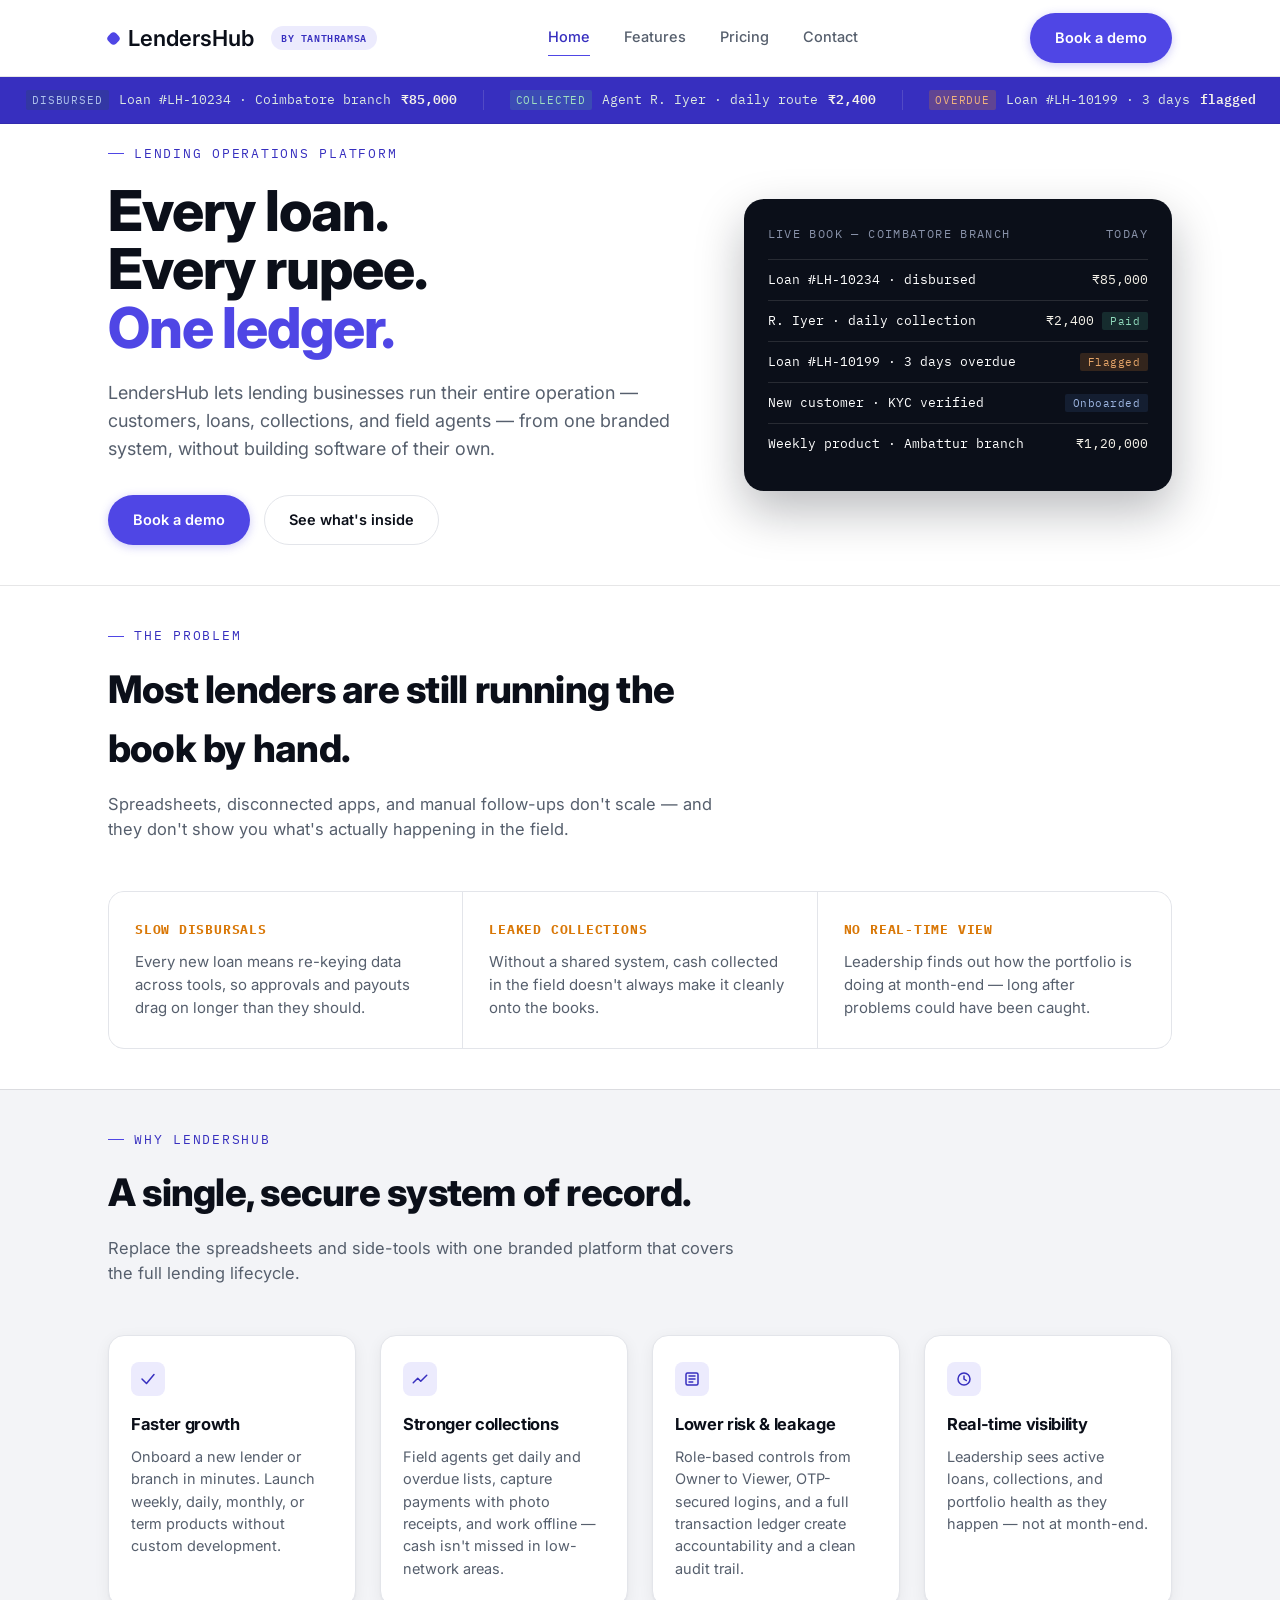
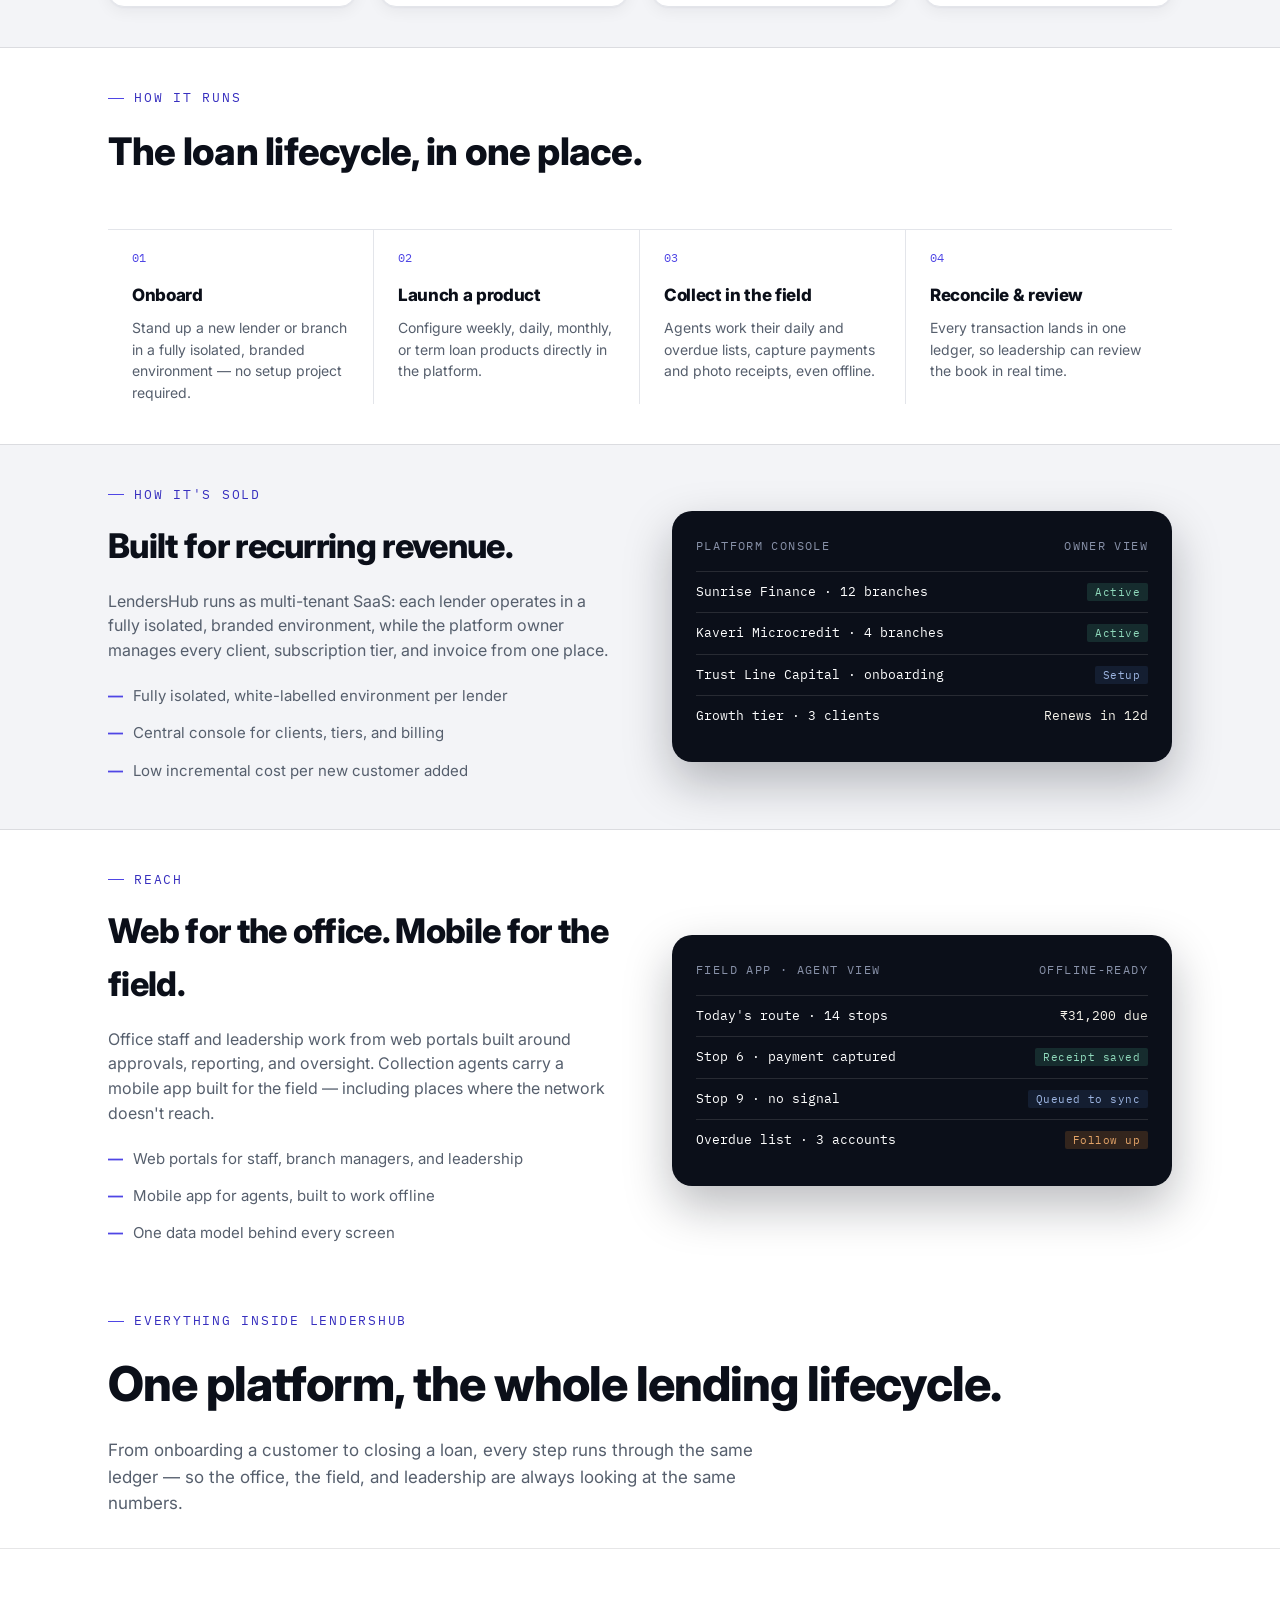
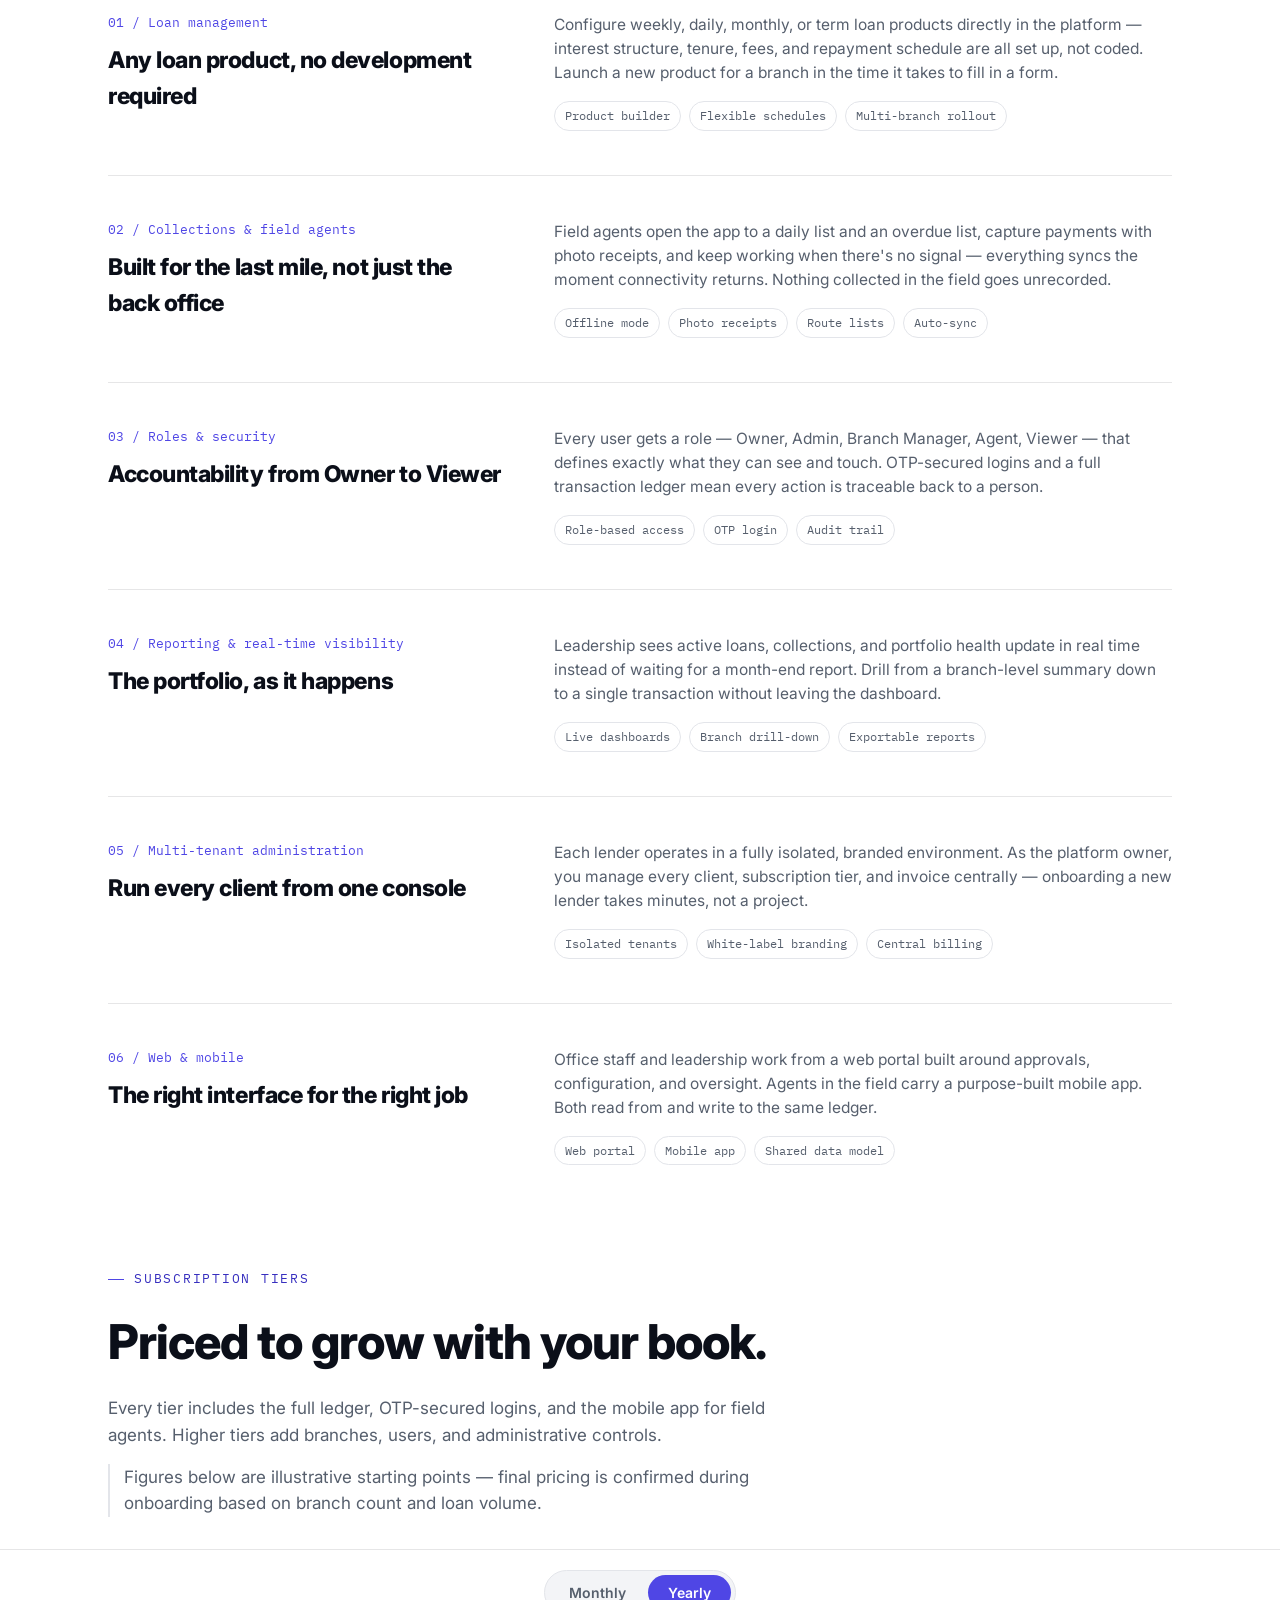
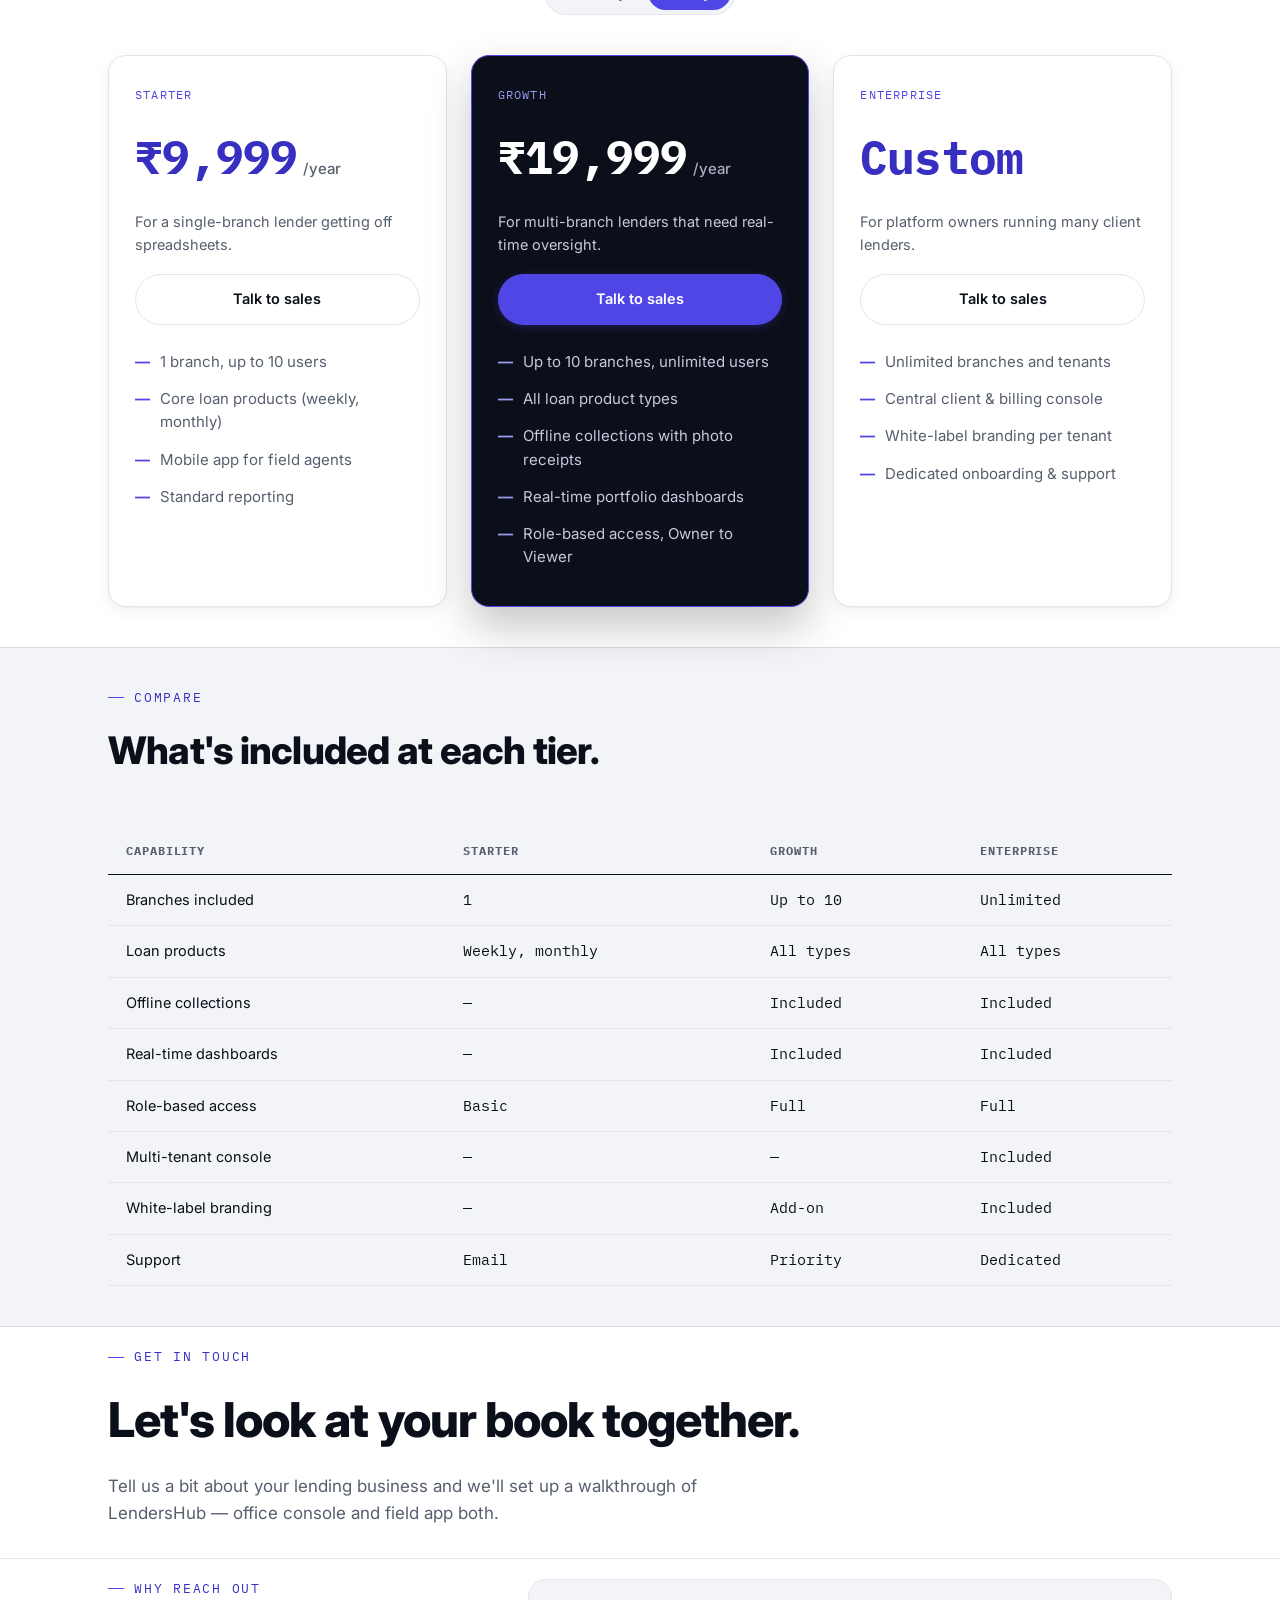
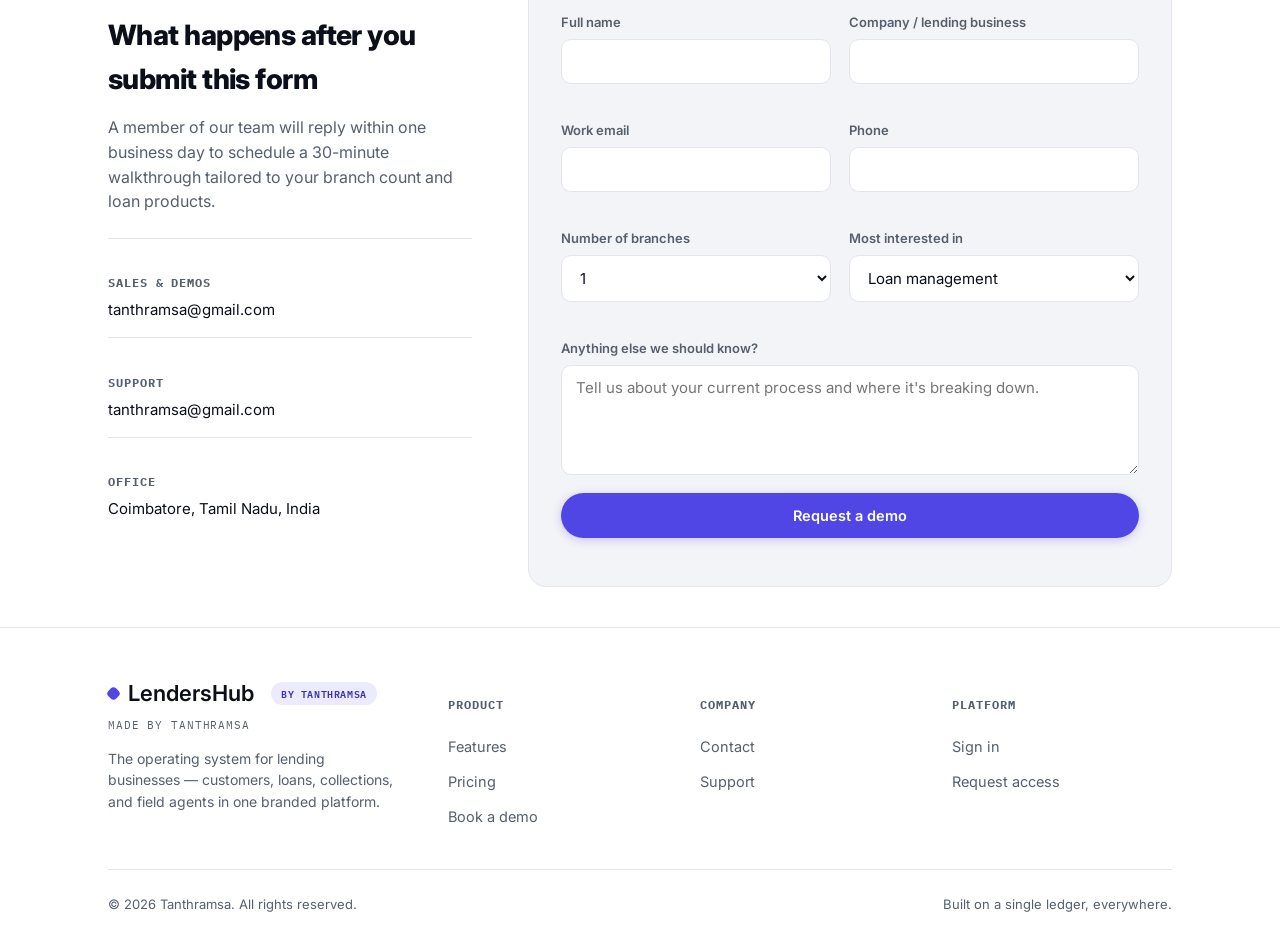
<file: index.html>
<!doctype html>
<html lang="en">
<head>
<meta charset="UTF-8">
<meta name="viewport" content="width=device-width, initial-scale=1.0">
<title>LendersHub by Tanthramsa — The operating system for lending businesses</title>
<meta name="description" content="LendersHub is a cloud platform by Tanthramsa that lets lending businesses run customers, loans, collections, and field agents from one branded system — no custom software required.">
<link rel="preconnect" href="https://fonts.googleapis.com">
<link href="https://fonts.googleapis.com/css2?family=Inter:wght@400;500;600;700;800&family=IBM+Plex+Mono:wght@400;500;600&display=swap" rel="stylesheet">
<link rel="stylesheet" href="css/style.css">
<style>
  .contact-grid{ display:grid; grid-template-columns:1fr 1.3fr; gap:56px; }
  .contact-info .eyebrow{ margin-bottom:16px; }
  .contact-info h2{ font-size:28px; margin-bottom:14px; }
  .contact-info p{ color:var(--ink-soft); margin-bottom:24px; }
  .contact-detail{ padding:16px 0; border-top:1px solid var(--rule); }
  .contact-detail h5{ font-family:var(--font-mono); font-size:11.5px; letter-spacing:.08em; text-transform:uppercase; color:var(--ink-soft); margin-bottom:6px; }
  .contact-detail p{ margin:0; color:var(--ink); font-size:15px; }
  .form-card{ background:var(--paper-2); border:1px solid var(--rule); border-radius:18px; padding:32px; }
  #formStatus{ margin-top:16px; font-size:14.5px; }
  #formStatus.success{ color:var(--vault-deep); }
  #formStatus.error{ color:var(--amber); }
  @media (max-width:920px){ .contact-grid{ grid-template-columns:1fr; } }
</style>
</head>
<body>

<nav class="site-nav">
  <div class="wrap">
    <a href="#home" class="logo"><span class="mark"></span>LendersHub<span class="by-tag">BY TANTHRAMSA</span></a>
    <div class="nav-links">
      <a href="#home" aria-current="page">Home</a>
      <a href="#features">Features</a>
      <a href="#pricing">Pricing</a>
      <a href="#contact">Contact</a>
    </div>
    <div class="nav-cta">
      <a href="#contact" class="btn btn-primary">Book a demo</a>
    </div>
    <button class="hamburger" aria-label="Menu"><span></span><span></span><span></span></button>
  </div>
</nav>

<div class="ticker" aria-hidden="true">
  <div class="ticker-track" id="tickerTrack"></div>
</div>

<header class="hero" id="home">
  <div class="wrap hero-grid">
    <div>
      <div class="eyebrow">Lending operations platform</div>
      <h1>Every loan.<br>Every rupee.<br><em>One ledger.</em></h1>
      <p class="lede">LendersHub lets lending businesses run their entire operation — customers, loans, collections, and field agents — from one branded system, without building software of their own.</p>
      <div class="hero-actions">
        <a href="#contact" class="btn btn-primary">Book a demo</a>
        <a href="#features" class="btn btn-ghost">See what's inside</a>
      </div>
    </div>
    <div class="hero-panel">
      <div class="panel-label"><span>Live book — Coimbatore branch</span><span>Today</span></div>
      <div class="panel-row"><span>Loan #LH-10234 · disbursed</span><span class="panel-amt">₹85,000</span></div>
      <div class="panel-row"><span>R. Iyer · daily collection</span><span class="panel-amt">₹2,400 <span class="status paid">Paid</span></span></div>
      <div class="panel-row"><span>Loan #LH-10199 · 3 days overdue</span><span class="panel-amt"><span class="status due">Flagged</span></span></div>
      <div class="panel-row"><span>New customer · KYC verified</span><span class="panel-amt"><span class="status new">Onboarded</span></span></div>
      <div class="panel-row"><span>Weekly product · Ambattur branch</span><span class="panel-amt">₹1,20,000</span></div>
    </div>
  </div>
</header>

<section>
  <div class="wrap">
    <div class="section-head">
      <div class="eyebrow">The problem</div>
      <h2>Most lenders are still running the book by hand.</h2>
      <p>Spreadsheets, disconnected apps, and manual follow-ups don't scale — and they don't show you what's actually happening in the field.</p>
    </div>
    <div class="old-way">
      <div>
        <h4>Slow disbursals</h4>
        <p>Every new loan means re-keying data across tools, so approvals and payouts drag on longer than they should.</p>
      </div>
      <div>
        <h4>Leaked collections</h4>
        <p>Without a shared system, cash collected in the field doesn't always make it cleanly onto the books.</p>
      </div>
      <div>
        <h4>No real-time view</h4>
        <p>Leadership finds out how the portfolio is doing at month-end — long after problems could have been caught.</p>
      </div>
    </div>
  </div>
</section>

<section class="section-alt">
  <div class="wrap">
    <div class="section-head">
      <div class="eyebrow">Why LendersHub</div>
      <h2>A single, secure system of record.</h2>
      <p>Replace the spreadsheets and side-tools with one branded platform that covers the full lending lifecycle.</p>
    </div>
    <div class="value-grid">
      <div class="value-card">
        <div class="icon">
          <svg width="18" height="18" viewBox="0 0 24 24" fill="none"><path d="M4 12l6 6L20 6" stroke="currentColor" stroke-width="2" stroke-linecap="round" stroke-linejoin="round"/></svg>
        </div>
        <h4>Faster growth</h4>
        <p>Onboard a new lender or branch in minutes. Launch weekly, daily, monthly, or term products without custom development.</p>
      </div>
      <div class="value-card">
        <div class="icon">
          <svg width="18" height="18" viewBox="0 0 24 24" fill="none"><path d="M3 17l6-6 4 4 8-8" stroke="currentColor" stroke-width="2" stroke-linecap="round" stroke-linejoin="round"/></svg>
        </div>
        <h4>Stronger collections</h4>
        <p>Field agents get daily and overdue lists, capture payments with photo receipts, and work offline — cash isn't missed in low-network areas.</p>
      </div>
      <div class="value-card">
        <div class="icon">
          <svg width="18" height="18" viewBox="0 0 24 24" fill="none"><rect x="4" y="4" width="16" height="16" rx="2" stroke="currentColor" stroke-width="2"/><path d="M8 12h8M8 8h8M8 16h5" stroke="currentColor" stroke-width="2" stroke-linecap="round"/></svg>
        </div>
        <h4>Lower risk &amp; leakage</h4>
        <p>Role-based controls from Owner to Viewer, OTP-secured logins, and a full transaction ledger create accountability and a clean audit trail.</p>
      </div>
      <div class="value-card">
        <div class="icon">
          <svg width="18" height="18" viewBox="0 0 24 24" fill="none"><circle cx="12" cy="12" r="8" stroke="currentColor" stroke-width="2"/><path d="M12 8v4l3 2" stroke="currentColor" stroke-width="2" stroke-linecap="round"/></svg>
        </div>
        <h4>Real-time visibility</h4>
        <p>Leadership sees active loans, collections, and portfolio health as they happen — not at month-end.</p>
      </div>
    </div>
  </div>
</section>

<section>
  <div class="wrap">
    <div class="section-head">
      <div class="eyebrow">How it runs</div>
      <h2>The loan lifecycle, in one place.</h2>
    </div>
  </div>
  <div class="wrap">
    <div class="process">
      <div class="process-step">
        <span class="num">01</span>
        <h4>Onboard</h4>
        <p>Stand up a new lender or branch in a fully isolated, branded environment — no setup project required.</p>
      </div>
      <div class="process-step">
        <span class="num">02</span>
        <h4>Launch a product</h4>
        <p>Configure weekly, daily, monthly, or term loan products directly in the platform.</p>
      </div>
      <div class="process-step">
        <span class="num">03</span>
        <h4>Collect in the field</h4>
        <p>Agents work their daily and overdue lists, capture payments and photo receipts, even offline.</p>
      </div>
      <div class="process-step">
        <span class="num">04</span>
        <h4>Reconcile &amp; review</h4>
        <p>Every transaction lands in one ledger, so leadership can review the book in real time.</p>
      </div>
    </div>
  </div>
</section>

<section class="section-alt">
  <div class="wrap split">
    <div class="split-copy">
      <div class="eyebrow">How it's sold</div>
      <h2>Built for recurring revenue.</h2>
      <p>LendersHub runs as multi-tenant SaaS: each lender operates in a fully isolated, branded environment, while the platform owner manages every client, subscription tier, and invoice from one place.</p>
      <ul class="checklist">
        <li>Fully isolated, white-labelled environment per lender</li>
        <li>Central console for clients, tiers, and billing</li>
        <li>Low incremental cost per new customer added</li>
      </ul>
    </div>
    <div class="hero-panel">
      <div class="panel-label"><span>Platform console</span><span>Owner view</span></div>
      <div class="panel-row"><span>Sunrise Finance · 12 branches</span><span class="panel-amt"><span class="status paid">Active</span></span></div>
      <div class="panel-row"><span>Kaveri Microcredit · 4 branches</span><span class="panel-amt"><span class="status paid">Active</span></span></div>
      <div class="panel-row"><span>Trust Line Capital · onboarding</span><span class="panel-amt"><span class="status new">Setup</span></span></div>
      <div class="panel-row"><span>Growth tier · 3 clients</span><span class="panel-amt">Renews in 12d</span></div>
    </div>
  </div>
</section>

<section>
  <div class="wrap split">
    <div class="hero-panel" style="order:2">
      <div class="panel-label"><span>Field app · Agent view</span><span>Offline-ready</span></div>
      <div class="panel-row"><span>Today's route · 14 stops</span><span class="panel-amt">₹31,200 due</span></div>
      <div class="panel-row"><span>Stop 6 · payment captured</span><span class="panel-amt"><span class="status paid">Receipt saved</span></span></div>
      <div class="panel-row"><span>Stop 9 · no signal</span><span class="panel-amt"><span class="status new">Queued to sync</span></span></div>
      <div class="panel-row"><span>Overdue list · 3 accounts</span><span class="panel-amt"><span class="status due">Follow up</span></span></div>
    </div>
    <div class="split-copy">
      <div class="eyebrow">Reach</div>
      <h2>Web for the office. Mobile for the field.</h2>
      <p>Office staff and leadership work from web portals built around approvals, reporting, and oversight. Collection agents carry a mobile app built for the field — including places where the network doesn't reach.</p>
      <ul class="checklist">
        <li>Web portals for staff, branch managers, and leadership</li>
        <li>Mobile app for agents, built to work offline</li>
        <li>One data model behind every screen</li>
      </ul>
    </div>
  </div>
</section>

<header class="page-hero" id="features">
  <div class="wrap">
    <div class="eyebrow">Everything inside LendersHub</div>
    <h2>One platform, the whole lending lifecycle.</h2>
    <p>From onboarding a customer to closing a loan, every step runs through the same ledger — so the office, the field, and leadership are always looking at the same numbers.</p>
  </div>
</header>

<section style="padding-top:20px;">
  <div class="wrap">

    <div class="feature-row">
      <div>
        <div class="idx">01 / Loan management</div>
        <h3>Any loan product, no development required</h3>
      </div>
      <div>
        <p>Configure weekly, daily, monthly, or term loan products directly in the platform — interest structure, tenure, fees, and repayment schedule are all set up, not coded. Launch a new product for a branch in the time it takes to fill in a form.</p>
        <div class="feature-tags"><span>Product builder</span><span>Flexible schedules</span><span>Multi-branch rollout</span></div>
      </div>
    </div>

    <div class="feature-row">
      <div>
        <div class="idx">02 / Collections &amp; field agents</div>
        <h3>Built for the last mile, not just the back office</h3>
      </div>
      <div>
        <p>Field agents open the app to a daily list and an overdue list, capture payments with photo receipts, and keep working when there's no signal — everything syncs the moment connectivity returns. Nothing collected in the field goes unrecorded.</p>
        <div class="feature-tags"><span>Offline mode</span><span>Photo receipts</span><span>Route lists</span><span>Auto-sync</span></div>
      </div>
    </div>

    <div class="feature-row">
      <div>
        <div class="idx">03 / Roles &amp; security</div>
        <h3>Accountability from Owner to Viewer</h3>
      </div>
      <div>
        <p>Every user gets a role — Owner, Admin, Branch Manager, Agent, Viewer — that defines exactly what they can see and touch. OTP-secured logins and a full transaction ledger mean every action is traceable back to a person.</p>
        <div class="feature-tags"><span>Role-based access</span><span>OTP login</span><span>Audit trail</span></div>
      </div>
    </div>

    <div class="feature-row">
      <div>
        <div class="idx">04 / Reporting &amp; real-time visibility</div>
        <h3>The portfolio, as it happens</h3>
      </div>
      <div>
        <p>Leadership sees active loans, collections, and portfolio health update in real time instead of waiting for a month-end report. Drill from a branch-level summary down to a single transaction without leaving the dashboard.</p>
        <div class="feature-tags"><span>Live dashboards</span><span>Branch drill-down</span><span>Exportable reports</span></div>
      </div>
    </div>

    <div class="feature-row">
      <div>
        <div class="idx">05 / Multi-tenant administration</div>
        <h3>Run every client from one console</h3>
      </div>
      <div>
        <p>Each lender operates in a fully isolated, branded environment. As the platform owner, you manage every client, subscription tier, and invoice centrally — onboarding a new lender takes minutes, not a project.</p>
        <div class="feature-tags"><span>Isolated tenants</span><span>White-label branding</span><span>Central billing</span></div>
      </div>
    </div>

    <div class="feature-row">
      <div>
        <div class="idx">06 / Web &amp; mobile</div>
        <h3>The right interface for the right job</h3>
      </div>
      <div>
        <p>Office staff and leadership work from a web portal built around approvals, configuration, and oversight. Agents in the field carry a purpose-built mobile app. Both read from and write to the same ledger.</p>
        <div class="feature-tags"><span>Web portal</span><span>Mobile app</span><span>Shared data model</span></div>
      </div>
    </div>

  </div>
</section>

<header class="page-hero" id="pricing">
  <div class="wrap">
    <div class="eyebrow">Subscription tiers</div>
    <h2>Priced to grow with your book.</h2>
    <p>Every tier includes the full ledger, OTP-secured logins, and the mobile app for field agents. Higher tiers add branches, users, and administrative controls.</p>
    <p class="note">Figures below are illustrative starting points — final pricing is confirmed during onboarding based on branch count and loan volume.</p>
  </div>
</header>

<section style="padding-top:20px;">
  <div class="wrap">
    <div class="billing-toggle" role="group" aria-label="Billing period">
      <button type="button" class="toggle-btn" data-period="monthly">Monthly</button>
      <button type="button" class="toggle-btn active" data-period="yearly">Yearly</button>
    </div>

    <div class="tier-grid">

      <div class="tier">
        <div class="tier-name">Starter</div>
        <div class="tier-price" data-monthly-amount="₹999" data-monthly-unit="/month" data-yearly-amount="₹9,999" data-yearly-unit="/year"><span class="price-amount">₹9,999</span><span class="price-unit">/year</span></div>
        <p class="tier-desc">For a single-branch lender getting off spreadsheets.</p>
        <a href="#contact" class="btn btn-ghost btn-block">Talk to sales</a>
        <ul class="checklist">
          <li>1 branch, up to 10 users</li>
          <li>Core loan products (weekly, monthly)</li>
          <li>Mobile app for field agents</li>
          <li>Standard reporting</li>
        </ul>
      </div>

      <div class="tier featured">
        <div class="tier-name">Growth</div>
        <div class="tier-price" data-monthly-amount="₹1,999" data-monthly-unit="/month" data-yearly-amount="₹19,999" data-yearly-unit="/year"><span class="price-amount">₹19,999</span><span class="price-unit">/year</span></div>
        <p class="tier-desc">For multi-branch lenders that need real-time oversight.</p>
        <a href="#contact" class="btn btn-primary btn-block">Talk to sales</a>
        <ul class="checklist">
          <li>Up to 10 branches, unlimited users</li>
          <li>All loan product types</li>
          <li>Offline collections with photo receipts</li>
          <li>Real-time portfolio dashboards</li>
          <li>Role-based access, Owner to Viewer</li>
        </ul>
      </div>

      <div class="tier">
        <div class="tier-name">Enterprise</div>
        <div class="tier-price" data-monthly-amount="Custom" data-monthly-unit="" data-yearly-amount="Custom" data-yearly-unit=""><span class="price-amount">Custom</span><span class="price-unit"></span></div>
        <p class="tier-desc">For platform owners running many client lenders.</p>
        <a href="#contact" class="btn btn-ghost btn-block">Talk to sales</a>
        <ul class="checklist">
          <li>Unlimited branches and tenants</li>
          <li>Central client &amp; billing console</li>
          <li>White-label branding per tenant</li>
          <li>Dedicated onboarding &amp; support</li>
        </ul>
      </div>

    </div>
  </div>
</section>

<section class="section-alt">
  <div class="wrap">
    <div class="section-head">
      <div class="eyebrow">Compare</div>
      <h2>What's included at each tier.</h2>
    </div>
    <table class="ledger-table">
      <thead>
        <tr>
          <th>Capability</th>
          <th class="num">Starter</th>
          <th class="num">Growth</th>
          <th class="num">Enterprise</th>
        </tr>
      </thead>
      <tbody>
        <tr><td>Branches included</td><td class="num">1</td><td class="num">Up to 10</td><td class="num">Unlimited</td></tr>
        <tr><td>Loan products</td><td class="num">Weekly, monthly</td><td class="num">All types</td><td class="num">All types</td></tr>
        <tr><td>Offline collections</td><td class="num">—</td><td class="num">Included</td><td class="num">Included</td></tr>
        <tr><td>Real-time dashboards</td><td class="num">—</td><td class="num">Included</td><td class="num">Included</td></tr>
        <tr><td>Role-based access</td><td class="num">Basic</td><td class="num">Full</td><td class="num">Full</td></tr>
        <tr><td>Multi-tenant console</td><td class="num">—</td><td class="num">—</td><td class="num">Included</td></tr>
        <tr><td>White-label branding</td><td class="num">—</td><td class="num">Add-on</td><td class="num">Included</td></tr>
        <tr><td>Support</td><td class="num">Email</td><td class="num">Priority</td><td class="num">Dedicated</td></tr>
      </tbody>
    </table>
  </div>
</section>

<header class="page-hero" id="contact">
  <div class="wrap">
    <div class="eyebrow">Get in touch</div>
    <h2>Let's look at your book together.</h2>
    <p>Tell us a bit about your lending business and we'll set up a walkthrough of LendersHub — office console and field app both.</p>
  </div>
</header>

<section style="padding-top:20px;">
  <div class="wrap contact-grid">

    <div class="contact-info">
      <div class="eyebrow">Why reach out</div>
      <h2>What happens after you submit this form</h2>
      <p>A member of our team will reply within one business day to schedule a 30-minute walkthrough tailored to your branch count and loan products.</p>

      <div class="contact-detail">
        <h5>Sales &amp; demos</h5>
        <p>tanthramsa@gmail.com</p>
      </div>
      <div class="contact-detail">
        <h5>Support</h5>
        <p>tanthramsa@gmail.com</p>
      </div>
      <div class="contact-detail">
        <h5>Office</h5>
        <p>Coimbatore, Tamil Nadu, India</p>
      </div>
    </div>

    <div class="form-card">
      <form id="leadForm">
        <div class="form-grid">
          <div class="field">
            <label for="name">Full name</label>
            <input id="name" name="name" type="text" required autocomplete="name">
          </div>
          <div class="field">
            <label for="company">Company / lending business</label>
            <input id="company" name="company" type="text" required autocomplete="organization">
          </div>
          <div class="field">
            <label for="email">Work email</label>
            <input id="email" name="email" type="email" required autocomplete="email">
          </div>
          <div class="field">
            <label for="phone">Phone</label>
            <input id="phone" name="phone" type="tel" autocomplete="tel">
          </div>
          <div class="field">
            <label for="branches">Number of branches</label>
            <select id="branches" name="branches">
              <option>1</option>
              <option>2–5</option>
              <option>6–10</option>
              <option>10+</option>
            </select>
          </div>
          <div class="field">
            <label for="interest">Most interested in</label>
            <select id="interest" name="interest">
              <option>Loan management</option>
              <option>Collections &amp; field agents</option>
              <option>Multi-tenant / platform ownership</option>
              <option>Reporting &amp; audit</option>
            </select>
          </div>
          <div class="field full">
            <label for="message">Anything else we should know?</label>
            <textarea id="message" name="message" placeholder="Tell us about your current process and where it's breaking down."></textarea>
          </div>
        </div>
        <button type="submit" class="btn btn-primary btn-block">Request a demo</button>
        <p id="formStatus" role="status"></p>
      </form>
    </div>

  </div>
</section>

<footer>
  <div class="wrap">
    <div class="footer-grid">
      <div>
        <a href="#home" class="logo"><span class="mark"></span>LendersHub<span class="by-tag">BY TANTHRAMSA</span></a>
        <p class="footer-by">Made by Tanthramsa</p>
        <p style="margin-top:14px; color:var(--ink-soft); font-size:14px; max-width:32ch;">The operating system for lending businesses — customers, loans, collections, and field agents in one branded platform.</p>
      </div>
      <div>
        <h5>Product</h5>
        <ul>
          <li><a href="#features">Features</a></li>
          <li><a href="#pricing">Pricing</a></li>
          <li><a href="#contact">Book a demo</a></li>
        </ul>
      </div>
      <div>
        <h5>Company</h5>
        <ul>
          <li><a href="#contact">Contact</a></li>
          <li><a href="#contact">Support</a></li>
        </ul>
      </div>
      <div>
        <h5>Platform</h5>
        <ul>
          <li><a href="https://app.yourdomain.com">Sign in</a></li>
          <li><a href="#contact">Request access</a></li>
        </ul>
      </div>
    </div>
    <div class="footer-bottom">
      <span>© <span id="year"></span> Tanthramsa. All rights reserved.</span>
      <span>Built on a single ledger, everywhere.</span>
    </div>
  </div>
</footer>

<script src="js/main.js"></script>
<script>
  // Lead form submission.
  // Wired to Formspree by default — replace YOUR_FORM_ID with your own
  // (create a free form at https://formspree.io) to receive submissions by email.
  // See README.md for alternatives (Vercel serverless function, etc).
  const FORM_ENDPOINT = "https://formspree.io/f/YOUR_FORM_ID";

  const form = document.getElementById('leadForm');
  const status = document.getElementById('formStatus');

  form.addEventListener('submit', async (e) => {
    e.preventDefault();
    status.textContent = "Sending...";
    status.className = "";

    if (FORM_ENDPOINT.includes("YOUR_FORM_ID")) {
      status.textContent = "Form isn't connected yet — see README.md to add your Formspree ID.";
      status.className = "error";
      return;
    }

    try {
      const res = await fetch(FORM_ENDPOINT, {
        method: "POST",
        headers: { "Accept": "application/json" },
        body: new FormData(form)
      });
      if (res.ok) {
        form.reset();
        status.textContent = "Thanks — we'll be in touch within one business day.";
        status.className = "success";
      } else {
        status.textContent = "Something went wrong. Please email tanthramsa@gmail.com directly.";
        status.className = "error";
      }
    } catch (err) {
      status.textContent = "Something went wrong. Please email tanthramsa@gmail.com directly.";
      status.className = "error";
    }
  });
</script>
</body>
</html>
</file>
<file: css/style.css>
/* ==========================================================================
   LendersHub — Design tokens
   Palette: modern fintech — indigo accent on near-white, dark navy panels.
   Display & body: Inter (single grotesk family, heavier weights for headlines)
   Data/mono: IBM Plex Mono — numbers and transaction rows read like a ledger
   ========================================================================== */

:root{
  --ink:        #0B0F19;   /* near-black navy */
  --ink-soft:   #565F6D;
  --paper:      #FFFFFF;   /* page background */
  --paper-2:    #F3F4F7;   /* recessed panel (cards, table stripes) */
  --vault:      #4F46E5;   /* primary — indigo accent */
  --vault-deep: #372FBF;
  --vault-100:  #ECEBFD;
  --amber:      #D97706;   /* overdue / attention accent, used sparingly */
  --slate:      #2563EB;   /* secondary data accent */
  --rule:       #E3E5EA;   /* hairline rule on paper */
  --rule-dark:  rgba(11,15,25,0.10);
  --shadow:     0 1px 2px rgba(16,24,40,0.04), 0 4px 16px rgba(16,24,40,0.06);

  --font-display: 'Inter', -apple-system, BlinkMacSystemFont, sans-serif;
  --font-body:    'Inter', -apple-system, BlinkMacSystemFont, sans-serif;
  --font-mono:    'IBM Plex Mono', ui-monospace, monospace;

  --container: 1120px;
}

*, *::before, *::after{ box-sizing:border-box; }
html{ scroll-behavior:smooth; }
body{
  margin:0;
  background:var(--paper);
  color:var(--ink);
  font-family:var(--font-body);
  font-size:16px;
  line-height:1.55;
  -webkit-font-smoothing:antialiased;
}
img{ max-width:100%; display:block; }
a{ color:inherit; text-decoration:none; }
h1,h2,h3,h4{ font-family:var(--font-display); margin:0; font-weight:800; letter-spacing:-0.02em; }
p{ margin:0; }
ul{ margin:0; padding:0; list-style:none; }
button{ font-family:inherit; cursor:pointer; }

:focus-visible{
  outline:2px solid var(--vault);
  outline-offset:3px;
}

.wrap{
  max-width:var(--container);
  margin:0 auto;
  padding:0 28px;
}

.eyebrow{
  font-family:var(--font-mono);
  font-size:12.5px;
  letter-spacing:0.14em;
  text-transform:uppercase;
  color:var(--vault-deep);
  display:flex;
  align-items:center;
  gap:10px;
}
.eyebrow::before{
  content:"";
  width:16px;
  height:1px;
  background:var(--vault);
  display:inline-block;
}

/* ---------- Nav ---------- */
.site-nav{
  position:sticky;
  top:0;
  z-index:50;
  background:rgba(255,255,255,0.85);
  backdrop-filter:blur(8px);
  border-bottom:1px solid var(--rule-dark);
}
.site-nav .wrap{
  display:flex;
  align-items:center;
  justify-content:space-between;
  height:76px;
}
.logo{
  font-family:var(--font-display);
  font-weight:600;
  font-size:22px;
  color:var(--ink);
  display:flex;
  align-items:center;
  gap:9px;
}
.logo .mark{
  width:11px;height:11px;
  background:var(--vault);
  display:inline-block;
  border-radius:4px;
  transform:rotate(45deg);
}
.by-tag{
  font-family:var(--font-mono);
  font-size:10px;
  font-weight:600;
  letter-spacing:.06em;
  text-transform:uppercase;
  color:var(--vault-deep);
  background:var(--vault-100);
  padding:4px 10px;
  border-radius:999px;
  margin-left:8px;
}
@media (max-width:480px){ .by-tag{ display:none; } }
.nav-links{
  display:flex;
  align-items:center;
  gap:34px;
  font-size:14.5px;
  font-weight:500;
}
.nav-links a{
  color:var(--ink-soft);
  padding:6px 0;
  border-bottom:1px solid transparent;
  transition:color .15s ease, border-color .15s ease;
}
.nav-links a:hover, .nav-links a[aria-current="page"]{
  color:var(--vault-deep);
  border-color:var(--vault);
}
.nav-cta{ display:flex; align-items:center; gap:18px; }
.hamburger{ display:none; background:none; border:0; padding:8px; }
.hamburger span{ display:block; width:22px; height:2px; background:var(--ink); margin:5px 0; }

/* ---------- Buttons ---------- */
.btn{
  display:inline-flex;
  align-items:center;
  justify-content:center;
  gap:8px;
  font-size:14.5px;
  font-weight:600;
  padding:13px 24px;
  border-radius:999px;
  border:1px solid transparent;
  transition:transform .12s ease, background .15s ease, border-color .15s ease, color .15s ease, box-shadow .15s ease;
  white-space:nowrap;
}
.btn:active{ transform:translateY(1px); }
.btn-primary{ background:var(--vault); color:#fff; box-shadow:0 2px 10px rgba(79,70,229,0.28); }
.btn-primary:hover{ background:var(--vault-deep); }
.btn-ghost{ border-color:var(--rule); color:var(--ink); background:transparent; }
.btn-ghost:hover{ border-color:var(--vault); color:var(--vault-deep); }
.btn-block{ width:100%; }

/* ---------- Hero ---------- */
.hero{
  padding:20px 0 40px;
  border-bottom:1px solid var(--rule-dark);
  scroll-margin-top:76px;
}
.hero-grid{
  display:grid;
  grid-template-columns:1.15fr 0.85fr;
  gap:56px;
  align-items:center;
}
.hero h1{
  font-size:clamp(38px, 4.4vw, 60px);
  line-height:1.04;
  margin:18px 0 22px;
  color:var(--ink);
}
.hero h1 em{
  font-style:normal;
  color:var(--vault);
}
.hero p.lede{
  font-size:18px;
  color:var(--ink-soft);
  max-width:52ch;
  margin-bottom:32px;
}
.hero-actions{ display:flex; gap:14px; flex-wrap:wrap; }

.hero-panel{
  background:var(--ink);
  color:var(--paper);
  border-radius:20px;
  padding:26px 24px;
  position:relative;
  box-shadow:0 20px 48px rgba(11,15,25,0.28);
}
.hero-panel .panel-label{
  font-family:var(--font-mono);
  font-size:11.5px;
  letter-spacing:.12em;
  text-transform:uppercase;
  color:#8891A8;
  display:flex;
  justify-content:space-between;
  margin-bottom:16px;
}
.panel-row{
  display:flex;
  justify-content:space-between;
  align-items:baseline;
  padding:10px 0;
  border-top:1px solid rgba(246,243,234,0.12);
  font-family:var(--font-mono);
  font-size:13px;
}
.panel-row:first-of-type{ border-top:none; }
.panel-row .status{
  padding:2px 8px;
  border-radius:2px;
  font-size:11px;
  letter-spacing:.04em;
}
.status.paid{ background:rgba(76,175,140,0.18); color:#8FD9BB; }
.status.due{ background:rgba(193,115,44,0.22); color:#E4A468; }
.status.new{ background:rgba(43,69,112,0.28); color:#9CB4E0; }
.panel-amt{ color:#F6F3EA; }

/* ---------- Ledger ticker (signature element) ---------- */
.ticker{
  background:var(--vault-deep);
  border-bottom:1px solid var(--rule-dark);
  overflow:hidden;
  padding:13px 0;
}
.ticker-track{
  display:flex;
  width:max-content;
  animation:ticker-scroll 38s linear infinite;
  gap:0;
}
@media (prefers-reduced-motion: reduce){
  .ticker-track{ animation:none; overflow-x:auto; }
}
.ticker-item{
  font-family:var(--font-mono);
  font-size:12.5px;
  color:#DCE9E2;
  white-space:nowrap;
  padding:0 26px;
  display:flex;
  align-items:center;
  gap:10px;
  border-right:1px solid rgba(246,243,234,0.14);
}
.ticker-item b{ color:#F6F3EA; font-weight:600; }
.ticker-item .tag{
  font-size:10.5px;
  letter-spacing:.08em;
  padding:2px 6px;
  border-radius:2px;
}
.tag.disbursed{ background:rgba(43,69,112,0.35); color:#AEC2EC; }
.tag.collected{ background:rgba(76,175,140,0.22); color:#9FE0C0; }
.tag.overdue{ background:rgba(193,115,44,0.3); color:#F0B27E; }

@keyframes ticker-scroll{
  from{ transform:translateX(0); }
  to{ transform:translateX(-50%); }
}

/* ---------- Sections ---------- */
section{ padding:40px 0; }
.section-head{ max-width:640px; margin-bottom:48px; }
.section-head h2{ font-size:clamp(28px,3vw,38px); margin-top:14px; }
.section-head p{ color:var(--ink-soft); margin-top:14px; font-size:16.5px; }

.section-alt{ background:var(--paper-2); border-top:1px solid var(--rule-dark); border-bottom:1px solid var(--rule-dark); }

/* Problem / old-way cards */
.old-way{
  display:grid;
  grid-template-columns:repeat(3,1fr);
  gap:1px;
  background:var(--rule);
  border:1px solid var(--rule);
  border-radius:16px;
  overflow:hidden;
}
.old-way > div{
  background:var(--paper);
  padding:28px 26px;
}
.old-way h4{
  font-family:var(--font-mono);
  font-size:13px;
  color:var(--amber);
  text-transform:uppercase;
  letter-spacing:.06em;
  margin-bottom:10px;
}
.old-way p{ color:var(--ink-soft); font-size:15px; }

/* Value grid */
.value-grid{
  display:grid;
  grid-template-columns:repeat(4,1fr);
  gap:24px;
}
.value-card{
  border:1px solid var(--rule);
  border-radius:16px;
  padding:26px 22px;
  background:var(--paper);
  box-shadow:var(--shadow);
  transition:border-color .15s ease, transform .15s ease, box-shadow .15s ease;
}
.value-card:hover{ border-color:var(--vault); transform:translateY(-2px); box-shadow:0 12px 28px rgba(16,24,40,0.10); }
.value-card .icon{
  width:34px;height:34px;
  border-radius:8px;
  background:var(--vault-100);
  display:flex;align-items:center;justify-content:center;
  margin-bottom:16px;
  color:var(--vault-deep);
}
.value-card h4{ font-family:var(--font-body); font-size:16.5px; font-weight:700; margin-bottom:8px; }
.value-card p{ font-size:14.5px; color:var(--ink-soft); }

/* Process (legitimate sequence — loan lifecycle) */
.process{
  display:grid;
  grid-template-columns:repeat(4,1fr);
  gap:0;
  border-top:1px solid var(--rule);
}
.process-step{
  padding:28px 24px 0;
  border-right:1px solid var(--rule);
  position:relative;
}
.process-step:last-child{ border-right:none; }
.process-step .num{
  font-family:var(--font-mono);
  font-size:12px;
  color:var(--vault);
  position:relative;
  top:-14px;
  background:var(--paper);
  display:inline-block;
  padding-right:8px;
}
.process-step h4{ font-size:17px; margin-bottom:8px; }
.process-step p{ font-size:14px; color:var(--ink-soft); }

/* Split / reach */
.split{
  display:grid;
  grid-template-columns:1fr 1fr;
  gap:64px;
  align-items:center;
}
.split-copy .eyebrow{ margin-bottom:16px; }
.split-copy h2{ font-size:clamp(26px,3vw,34px); margin-bottom:16px; }
.split-copy p{ color:var(--ink-soft); font-size:16px; margin-bottom:14px; }
.checklist li{
  display:flex; gap:10px; align-items:flex-start;
  font-size:15px; color:var(--ink-soft); padding:7px 0;
}
.checklist li::before{
  content:"—";
  color:var(--vault);
  font-weight:700;
}

/* Table (pricing / comparison) */
.ledger-table{
  width:100%;
  border-collapse:collapse;
  font-size:14.5px;
}
.ledger-table th, .ledger-table td{
  padding:14px 18px;
  border-bottom:1px solid var(--rule);
  text-align:left;
}
.ledger-table thead th{
  font-family:var(--font-mono);
  font-size:11.5px;
  letter-spacing:.08em;
  text-transform:uppercase;
  color:var(--ink-soft);
  border-bottom:1px solid var(--ink);
}
.ledger-table tbody tr:nth-child(odd){ background:var(--paper-2); }
.ledger-table td.num, .ledger-table th.num{ font-family:var(--font-mono); }

/* Billing period toggle */
.billing-toggle{
  display:flex;
  width:max-content;
  margin:0 auto 40px;
  padding:4px;
  background:var(--paper-2);
  border:1px solid var(--rule);
  border-radius:30px;
  gap:2px;
}
.toggle-btn{
  border:0;
  background:transparent;
  padding:9px 20px;
  border-radius:26px;
  font-size:14px;
  font-weight:600;
  color:var(--ink-soft);
  transition:background .15s ease, color .15s ease;
}
.toggle-btn.active{ background:var(--vault); color:var(--paper); }

/* Pricing cards */
.tier-grid{
  display:grid;
  grid-template-columns:repeat(3,1fr);
  gap:24px;
}
.tier{
  border:1px solid var(--rule);
  border-radius:18px;
  background:var(--paper);
  padding:30px 26px;
  display:flex;
  flex-direction:column;
  gap:18px;
  box-shadow:var(--shadow);
}
.tier.featured{
  border-color:var(--vault);
  background:var(--ink);
  color:var(--paper);
  box-shadow:0 20px 44px rgba(11,15,25,0.24);
}
.tier.featured .tier-price, .tier.featured h3{ color:var(--paper); }
.tier.featured .checklist li{ color:#C7C9E0; }
.tier.featured .checklist li::before{ color:#9C9BF0; }
.tier-name{ font-family:var(--font-mono); font-size:12px; letter-spacing:.1em; text-transform:uppercase; color:var(--vault); }
.tier.featured .tier-name{ color:#9C9BF0; }
.tier-price{
  display:flex;
  align-items:baseline;
  gap:6px;
  font-family:var(--font-mono);
  font-variant-numeric:tabular-nums;
}
.tier-price .price-amount{
  font-size:46px;
  font-weight:700;
  letter-spacing:-0.02em;
  color:var(--vault-deep);
}
.tier.featured .price-amount{ color:var(--paper); }
.tier-price .price-unit{ font-family:var(--font-body); font-size:15px; color:var(--ink-soft); font-weight:500; }
.tier.featured .price-unit{ color:#A9ADC4; }
.tier-desc{ font-size:14.5px; color:var(--ink-soft); }
.tier.featured .tier-desc{ color:#C7C9E0; }

/* CTA banner */
.cta-banner{
  background:var(--vault-deep);
  color:var(--paper);
  border-radius:24px;
  padding:56px 48px;
  display:flex;
  align-items:center;
  justify-content:space-between;
  gap:32px;
}
.cta-banner h2{ font-size:clamp(24px,2.6vw,32px); color:var(--paper); max-width:20ch; }
.cta-banner p{ color:#C9CBEA; margin-top:10px; }

/* Forms */
.form-grid{ display:grid; grid-template-columns:1fr 1fr; gap:18px; }
.field{ display:flex; flex-direction:column; gap:7px; margin-bottom:18px; }
.field.full{ grid-column:1 / -1; }
.field label{ font-size:13px; font-weight:600; color:var(--ink-soft); }
.field input, .field select, .field textarea{
  font-family:var(--font-body);
  font-size:15px;
  padding:12px 14px;
  border:1px solid var(--rule);
  border-radius:10px;
  background:var(--paper);
  color:var(--ink);
}
.field input:focus, .field select:focus, .field textarea:focus{
  outline:none;
  border-color:var(--vault);
  box-shadow:0 0 0 3px var(--vault-100);
}
.field textarea{ resize:vertical; min-height:110px; }

/* Footer */
footer{
  border-top:1px solid var(--rule-dark);
  padding:48px 0 36px;
  background:var(--paper);
}
.footer-grid{
  display:grid;
  grid-template-columns:1.4fr 1fr 1fr 1fr;
  gap:32px;
  margin-bottom:36px;
}
.footer-by{
  font-family:var(--font-mono);
  font-size:11px;
  letter-spacing:.08em;
  text-transform:uppercase;
  color:var(--ink-soft);
  margin-top:6px;
}
.footer-grid h5{
  font-family:var(--font-mono);
  font-size:12px;
  letter-spacing:.08em;
  text-transform:uppercase;
  color:var(--ink-soft);
  margin-bottom:14px;
}
.footer-grid ul li{ padding:5px 0; }
.footer-grid ul a{ color:var(--ink-soft); font-size:14.5px; }
.footer-grid ul a:hover{ color:var(--vault-deep); }
.footer-bottom{
  display:flex; justify-content:space-between; align-items:center;
  padding-top:24px; border-top:1px solid var(--rule-dark);
  font-size:13px; color:var(--ink-soft);
}

/* Page hero (section intros within the one-page layout) */
.page-hero{ padding:20px 0 32px; border-bottom:1px solid var(--rule-dark); scroll-margin-top:76px; }
.page-hero h1, .page-hero h2{ font-size:clamp(32px,4vw,48px); margin-top:16px; }
.page-hero p{ font-size:17px; color:var(--ink-soft); max-width:60ch; margin-top:16px; }

/* Feature detail rows */
.feature-row{
  display:grid;
  grid-template-columns:0.9fr 1.4fr;
  gap:48px;
  padding:44px 0;
  border-top:1px solid var(--rule-dark);
  align-items:start;
}
.feature-row:first-of-type{ border-top:none; }
.feature-row .idx{ font-family:var(--font-mono); color:var(--vault); font-size:13px; }
.feature-row h3{ font-size:23px; margin:10px 0 12px; }
.feature-row p{ color:var(--ink-soft); font-size:15.5px; }
.feature-tags{ display:flex; flex-wrap:wrap; gap:8px; margin-top:16px; }
.feature-tags span{
  font-family:var(--font-mono);
  font-size:11.5px;
  padding:5px 10px;
  border:1px solid var(--rule);
  border-radius:999px;
  color:var(--ink-soft);
}

/* Note / illustrative disclaimer */
.note{
  font-size:13.5px;
  color:var(--ink-soft);
  border-left:2px solid var(--rule);
  padding-left:14px;
  margin-top:12px;
}

/* Responsive */
@media (max-width: 920px){
  .hero-grid, .split{ grid-template-columns:1fr; }
  .value-grid{ grid-template-columns:repeat(2,1fr); }
  .old-way{ grid-template-columns:1fr; }
  .process{ grid-template-columns:1fr 1fr; }
  .process-step{ border-bottom:1px solid var(--rule); padding-bottom:24px; }
  .tier-grid{ grid-template-columns:1fr; }
  .footer-grid{ grid-template-columns:1fr 1fr; }
  .feature-row{ grid-template-columns:1fr; gap:16px; }
  .form-grid{ grid-template-columns:1fr; }
  .cta-banner{ flex-direction:column; align-items:flex-start; }
}
@media (max-width: 700px){
  .nav-links{ display:none; }
  .hamburger{ display:block; }
  .value-grid{ grid-template-columns:1fr; }
}
</file>
